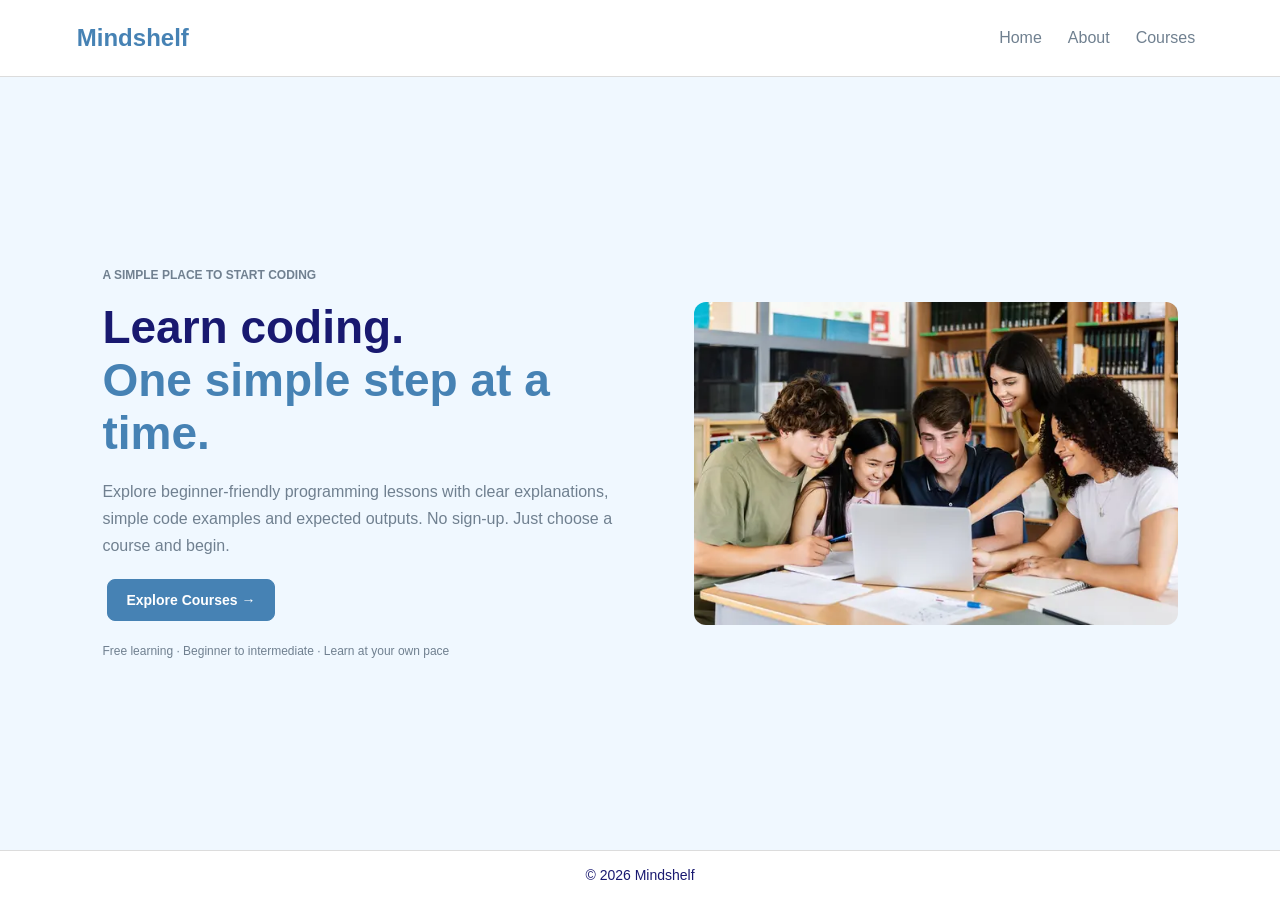
<file: index.html>
<!DOCTYPE html>
<html lang="en">
<head>
    <meta charset="UTF-8">
    <meta name="viewport" content="width=device-width, initial-scale=1.0">
        <link rel="icon" href="/favicon.ico" sizes="any" type="image/x-icon">
    <link rel="icon" href="/favicon.svg" type="image/svg+xml">
    <meta name="theme-color" content="#2d69a0">
<title>Mindshelf</title>
    <link rel="stylesheet" href="style.css">
</head>
<body>
<header>
    <h2>Mindshelf</h2>
    <nav>
        <a href="index.html">Home</a>
        <a href="about.html">About</a>
        <a href="courses.html">Courses</a>
    </nav>
</header>
<main class="home">
    <div class="home-text">
        <p class="hero-tag">A SIMPLE PLACE TO START CODING</p>
        <h1>Learn coding.<br><span>One simple step at a time.</span></h1>
        <p>Explore beginner-friendly programming lessons with clear explanations, simple code examples and expected outputs. No sign-up. Just choose a course and begin.</p>
        <a href="courses.html" class="black-btn">Explore Courses <span aria-hidden="true">→</span></a>
        <p class="hero-note">Free learning · Beginner to intermediate · Learn at your own pace</p>
    </div>
    <img src="images/students.jpg" alt="Students learning">
</main>
<footer>© 2026 Mindshelf</footer>
</body>
</html>
</file>
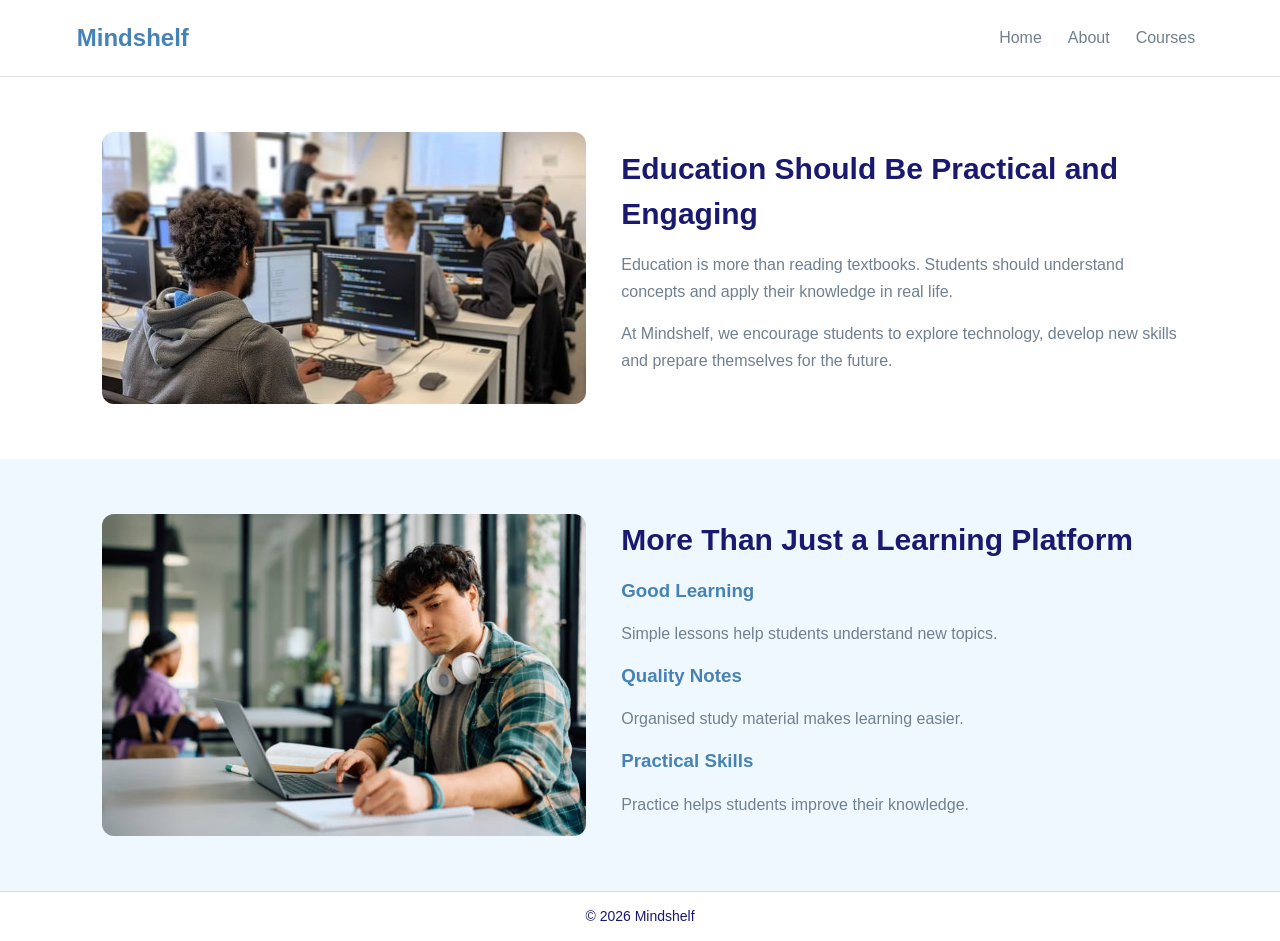
<file: about.html>
<!DOCTYPE html>
<html lang="en">
<head>
    <meta charset="UTF-8">
    <meta name="viewport" content="width=device-width, initial-scale=1.0">
        <link rel="icon" href="/favicon.ico" sizes="any" type="image/x-icon">
    <link rel="icon" href="/favicon.svg" type="image/svg+xml">
    <meta name="theme-color" content="#2d69a0">
<title>About - Mindshelf</title>
    <link rel="stylesheet" href="style.css">
</head>
<body>
<header>
    <h2>Mindshelf</h2>
    <nav>
        <a href="index.html">Home</a>
        <a href="about.html">About</a>
        <a href="courses.html">Courses</a>
    </nav>
</header>

<main>
    <section class="about">
        <img src="images/campus.jpg" alt="Student learning">
        <div>
            <h1>Education Should Be Practical and Engaging</h1>
            <p>Education is more than reading textbooks.
            Students should understand concepts and apply
            their knowledge in real life.</p>
            <p>At Mindshelf, we encourage students to explore
            technology, develop new skills and prepare
            themselves for the future.</p>
        </div>
    </section>

    <section class="about">
        <img src="images/study.jpg" alt="Learning laboratory">
        <div>
            <h1>More Than Just a Learning Platform</h1>
            <h3>Good Learning</h3>
            <p>Simple lessons help students understand new topics.</p>
            <h3>Quality Notes</h3>
            <p>Organised study material makes learning easier.</p>
            <h3>Practical Skills</h3>
            <p>Practice helps students improve their knowledge.</p>
        </div>
    </section>
</main>

<footer>© 2026 Mindshelf</footer>
</body>
</html>
</file>
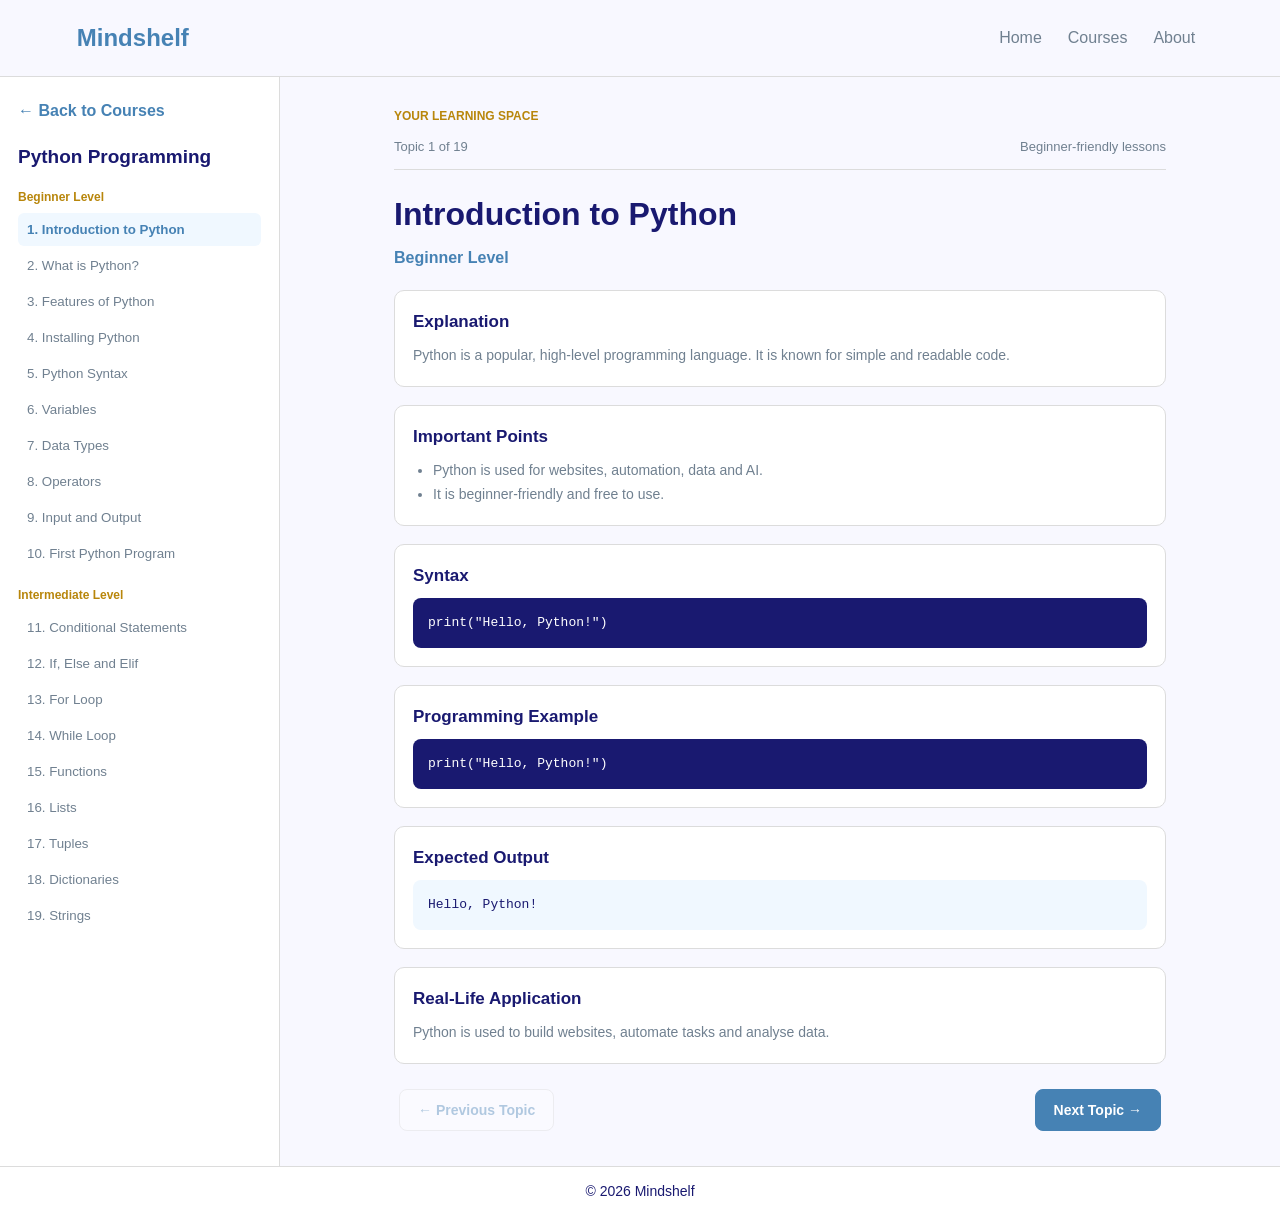
<file: course-detail.html>
<!DOCTYPE html>
<html lang="en">
<head>
    <meta charset="UTF-8">
    <meta name="viewport" content="width=device-width, initial-scale=1.0">
        <link rel="icon" href="/favicon.ico" sizes="any" type="image/x-icon">
    <link rel="icon" href="/favicon.svg" type="image/svg+xml">
    <meta name="theme-color" content="#2d69a0">
<title>Learn - Mindshelf</title>
    <link rel="stylesheet" href="style.css">
</head>
<body class="learning-page">
<header>
    <h2>Mindshelf</h2>
    <nav>
        <a href="index.html">Home</a>
        <a href="courses.html">Courses</a>
        <a href="about.html">About</a>
    </nav>
</header>
<div class="learning-wrap">
    <aside class="topic-sidebar">
        <a href="courses.html" class="back-link">← Back to Courses</a>
        <h2 id="side-title">Course Topics</h2>
        <div id="topic-list"></div>
    </aside>
    <main class="lesson-area">
        <p class="eyebrow">YOUR LEARNING SPACE</p>
        <div class="lesson-progress"><span id="topic-count">Topic 1</span><span>Beginner-friendly lessons</span></div>
        <h1 id="lesson-title">Welcome</h1>
        <p id="lesson-level" class="lesson-level"></p>
        <section class="lesson-section">
            <h2>Explanation</h2>
            <p id="lesson-explanation"></p>
        </section>
        <section class="lesson-section">
            <h2>Important Points</h2>
            <ul id="lesson-points"></ul>
        </section>
        <section class="lesson-section" id="syntax-section">
            <h2>Syntax</h2>
            <pre><code id="lesson-syntax"></code></pre>
        </section>
        <section class="lesson-section">
            <h2>Programming Example</h2>
            <pre><code id="lesson-example"></code></pre>
        </section>
        <section class="lesson-section">
            <h2>Expected Output</h2>
            <pre class="output"><code id="lesson-output"></code></pre>
        </section>
        <section class="lesson-section">
            <h2>Real-Life Application</h2>
            <p id="lesson-application"></p>
        </section>
        <div class="lesson-buttons">
            <button id="previous-button" class="white-btn">← Previous Topic</button>
            <button id="next-button" class="black-btn">Next Topic →</button>
        </div>
    </main>
</div>
<footer>© 2026 Mindshelf</footer>
<script src="script.js"></script>
</body>
</html>
</file>
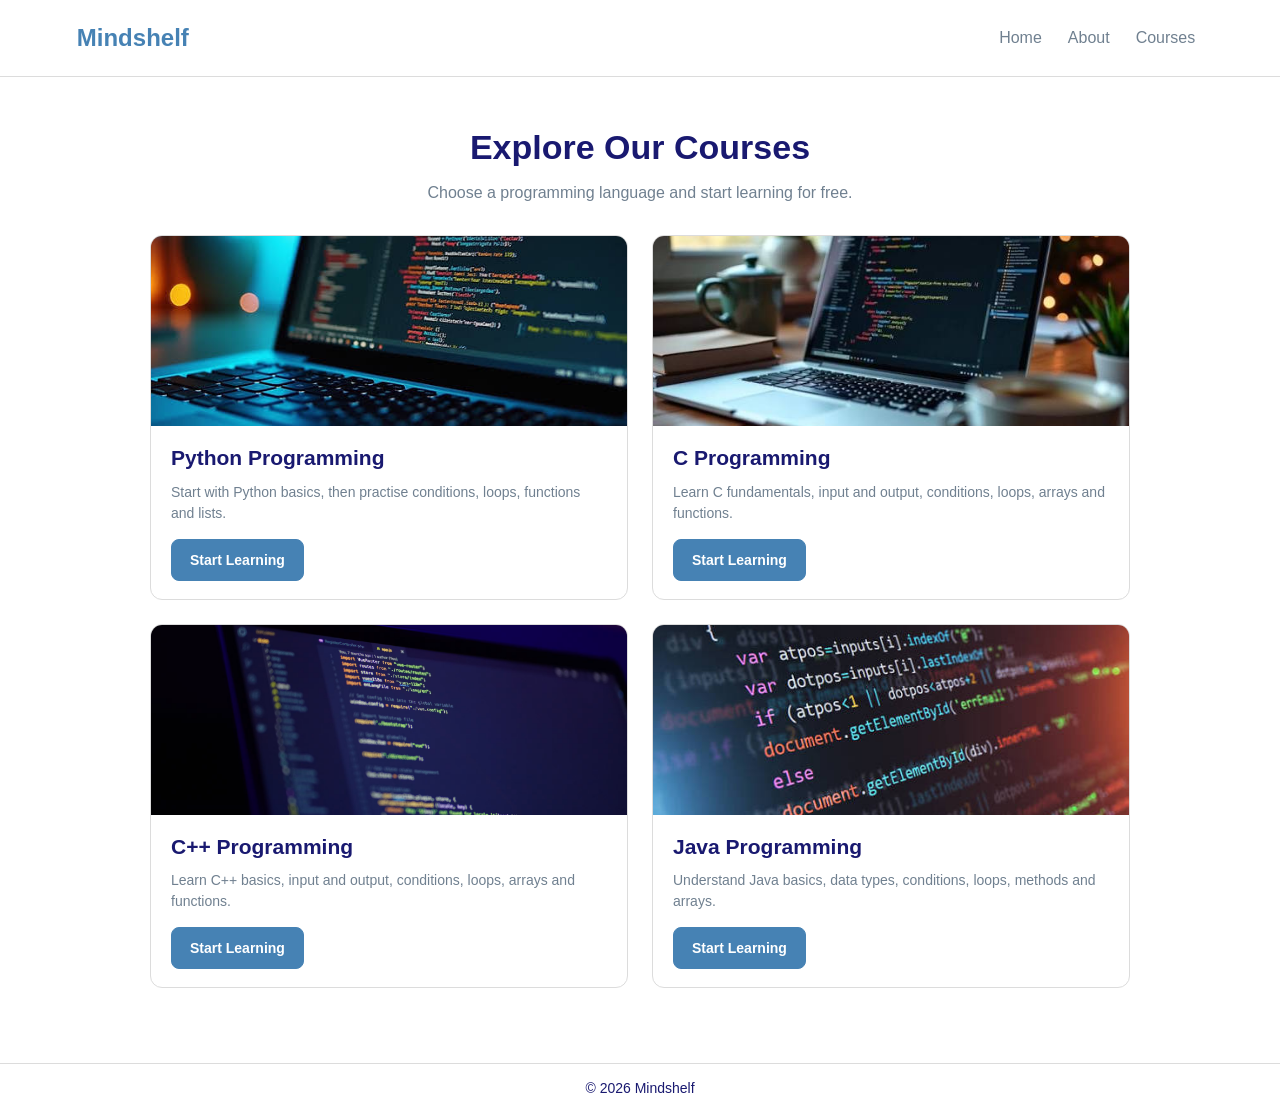
<file: courses.html>
<!DOCTYPE html>
<html lang="en">
<head>
    <meta charset="UTF-8">
    <meta name="viewport" content="width=device-width, initial-scale=1.0">
        <link rel="icon" href="/favicon.ico" sizes="any" type="image/x-icon">
    <link rel="icon" href="/favicon.svg" type="image/svg+xml">
    <meta name="theme-color" content="#2d69a0">
<title>Courses - Mindshelf</title>
    <link rel="stylesheet" href="style.css">
</head>
<body>
<header>
    <h2>Mindshelf</h2>
    <nav>
        <a href="index.html">Home</a>
        <a href="about.html">About</a>
        <a href="courses.html">Courses</a>
    </nav>
</header>
<main class="courses">
    <h1>Explore Our Courses</h1>
    <p>Choose a programming language and start learning for free.</p>
    <div class="course-grid">
        <div class="course">
            <img src="images/python.jpg" alt="Python Programming">
            <h2>Python Programming</h2>
            <p>Start with Python basics, then practise conditions, loops, functions and lists.</p>
            <a class="black-btn" href="course-detail.html?course=python">Start Learning</a>
        </div>
        <div class="course">
            <img src="images/cprogramming.jpg" alt="C Programming">
            <h2>C Programming</h2>
            <p>Learn C fundamentals, input and output, conditions, loops, arrays and functions.</p>
            <a class="black-btn" href="course-detail.html?course=c">Start Learning</a>
        </div>
        <div class="course">
            <img src="images/cpp.jpg" alt="C++ Programming">
            <h2>C++ Programming</h2>
            <p>Learn C++ basics, input and output, conditions, loops, arrays and functions.</p>
            <a class="black-btn" href="course-detail.html?course=cpp">Start Learning</a>
        </div>
        <div class="course">
            <img src="images/java.jpg" alt="Java Programming">
            <h2>Java Programming</h2>
            <p>Understand Java basics, data types, conditions, loops, methods and arrays.</p>
            <a class="black-btn" href="course-detail.html?course=java">Start Learning</a>
        </div>
    </div>
</main>
<footer>© 2026 Mindshelf</footer>
</body>
</html>
</file>
<file: style.css>
/* MINDSHELF - SIMPLE STYLES */
* { margin: 0; padding: 0; box-sizing: border-box; }
body { font-family: Arial, sans-serif; color: midnightblue; min-height: 100vh; display: flex; flex-direction: column; line-height: 1.5; }
main { flex: 1; }

/* FOOTER */
footer {
    width: 100%;
    padding: 14px 16px;
    text-align: center;
    color: midnightblue;
    background: white;
    border-top: 1px solid gainsboro;
    font-size: 14px;
}
img { max-width: 100%; }

/* HEADER */
header { display: flex; justify-content: space-between; align-items: center; gap: 15px; padding: 18px 6%; border-bottom: 1px solid gainsboro; }
header h2 { color: steelblue; font-size: 24px; }
nav { display: flex; flex-wrap: wrap; gap: 10px; }
nav a { color: slategray; text-decoration: none; padding: 8px; }
nav a:hover { color: steelblue; background: aliceblue; }

/* HOME AND ABOUT */
.home, .about { display: flex; align-items: center; gap: 35px; padding: 55px 8%; }
.home { min-height: 480px; background: aliceblue; }
.home-text, .about div { flex: 1; }
.home img, .about img { width: 45%; max-height: 350px; object-fit: cover; border-radius: 12px; }
.home h1 { font-size: 46px; line-height: 1.15; margin-bottom: 18px; }
.home h1 span { color: steelblue; }
.home p, .about p { color: slategray; line-height: 1.7; margin: 15px 0; }
.hero-tag, .eyebrow { color: darkgoldenrod; font-size: 12px; font-weight: bold; margin-bottom: 12px; }
.hero-note { font-size: 12px; }
.about h1 { font-size: 30px; margin-bottom: 15px; }
.about:nth-child(even) { background: aliceblue; }
.about h3 { color: steelblue; margin-top: 15px; }

/* BUTTONS */
.black-btn, .white-btn { display: inline-block; padding: 12px 18px; margin: 5px; border-radius: 8px; text-decoration: none; cursor: pointer; font: 600 14px Arial, sans-serif; }
.black-btn { background: steelblue; color: white; border: 1px solid steelblue; }
.black-btn:hover { background: navy; }
.white-btn { background: white; color: steelblue; border: 1px solid gainsboro; }
.white-btn:hover { background: aliceblue; }

/* COURSE LIST */
.courses { width: 100%; max-width: 1200px; margin: auto; padding: 45px 6%; text-align: center; }
.courses h1 { font-size: 34px; }
.courses > p { color: slategray; margin-top: 8px; }
.course-grid { display: grid; grid-template-columns: repeat(2, 1fr); gap: 24px; max-width: 980px; margin: 30px auto; text-align: left; }
.course { border: 1px solid gainsboro; border-radius: 12px; overflow: hidden; padding-bottom: 18px; }
.course img { display: block; width: 100%; height: 190px; object-fit: cover; }
.course h2 { font-size: 21px; margin: 16px 20px 8px; }
.course p { color: slategray; font-size: 14px; margin: 0 20px 15px; }
.course a { margin: 0 20px; }

/* LEARNING PAGE */
.learning-page { background: ghostwhite; }
.learning-wrap { display: flex; flex: 1; min-height: 650px; }
.topic-sidebar { width: 280px; flex-shrink: 0; padding: 22px 18px; background: white; border-right: 1px solid gainsboro; }
.back-link { display: block; color: steelblue; text-decoration: none; font-weight: bold; margin-bottom: 20px; }
.topic-sidebar h2 { font-size: 19px; margin-bottom: 15px; }
.level-heading { color: darkgoldenrod; font-size: 12px; font-weight: bold; margin: 16px 0 7px; }
.topic-link { display: block; width: 100%; padding: 9px; margin: 3px 0; border: 0; border-radius: 6px; background: white; color: slategray; text-align: left; cursor: pointer; }
.topic-link:hover, .topic-link.active { background: aliceblue; color: steelblue; font-weight: bold; }
.lesson-area { width: 100%; max-width: 900px; margin: auto; padding: 30px 5%; }
.lesson-progress { display: flex; justify-content: space-between; gap: 10px; padding-bottom: 12px; margin-bottom: 20px; border-bottom: 1px solid gainsboro; color: slategray; font-size: 13px; }
.lesson-area h1 { font-size: 32px; margin-bottom: 8px; }
.lesson-level { color: steelblue; font-weight: bold; margin-bottom: 20px; }
.lesson-section { background: white; border: 1px solid gainsboro; border-radius: 10px; padding: 18px; margin: 18px 0; }
.lesson-section h2 { font-size: 17px; margin-bottom: 10px; }
.lesson-section p, .lesson-section li { color: slategray; font-size: 14px; line-height: 1.7; }
.lesson-section ul { padding-left: 20px; }
pre { background: midnightblue; color: white; padding: 15px; border-radius: 8px; overflow-x: auto; white-space: pre-wrap; font-size: 13px; }
pre.output { background: aliceblue; color: midnightblue; }
.lesson-buttons { display: flex; justify-content: space-between; gap: 12px; margin-top: 20px; }
.lesson-buttons button:disabled { opacity: .4; cursor: not-allowed; }
button:focus-visible, a:focus-visible { outline: 3px solid orange; outline-offset: 3px; }

/* MOBILE */
@media (max-width: 760px) {
    header, .home, .about { flex-direction: column; text-align: center; }
    nav { justify-content: center; }
    .home, .about { padding: 35px 6%; }
    .home img, .about img { width: 100%; max-height: 260px; }
    .course-grid { grid-template-columns: 1fr; max-width: 520px; }
    .learning-wrap { flex-direction: column; }
    .topic-sidebar { width: 100%; border-right: 0; border-bottom: 1px solid gainsboro; }
    .topic-sidebar #topic-list { display: grid; grid-template-columns: repeat(2, 1fr); gap: 4px; }
    .level-heading { grid-column: 1 / -1; }
    .lesson-area { padding: 22px 5%; }
}
@media (max-width: 460px) {
    .home h1 { font-size: 34px; }
    .courses h1 { font-size: 28px; }
    .topic-sidebar #topic-list { grid-template-columns: 1fr; }
    .lesson-area h1 { font-size: 26px; }
    .lesson-buttons { flex-direction: column; }
    .lesson-buttons button { width: 100%; min-height: 44px; }
}
</file>
